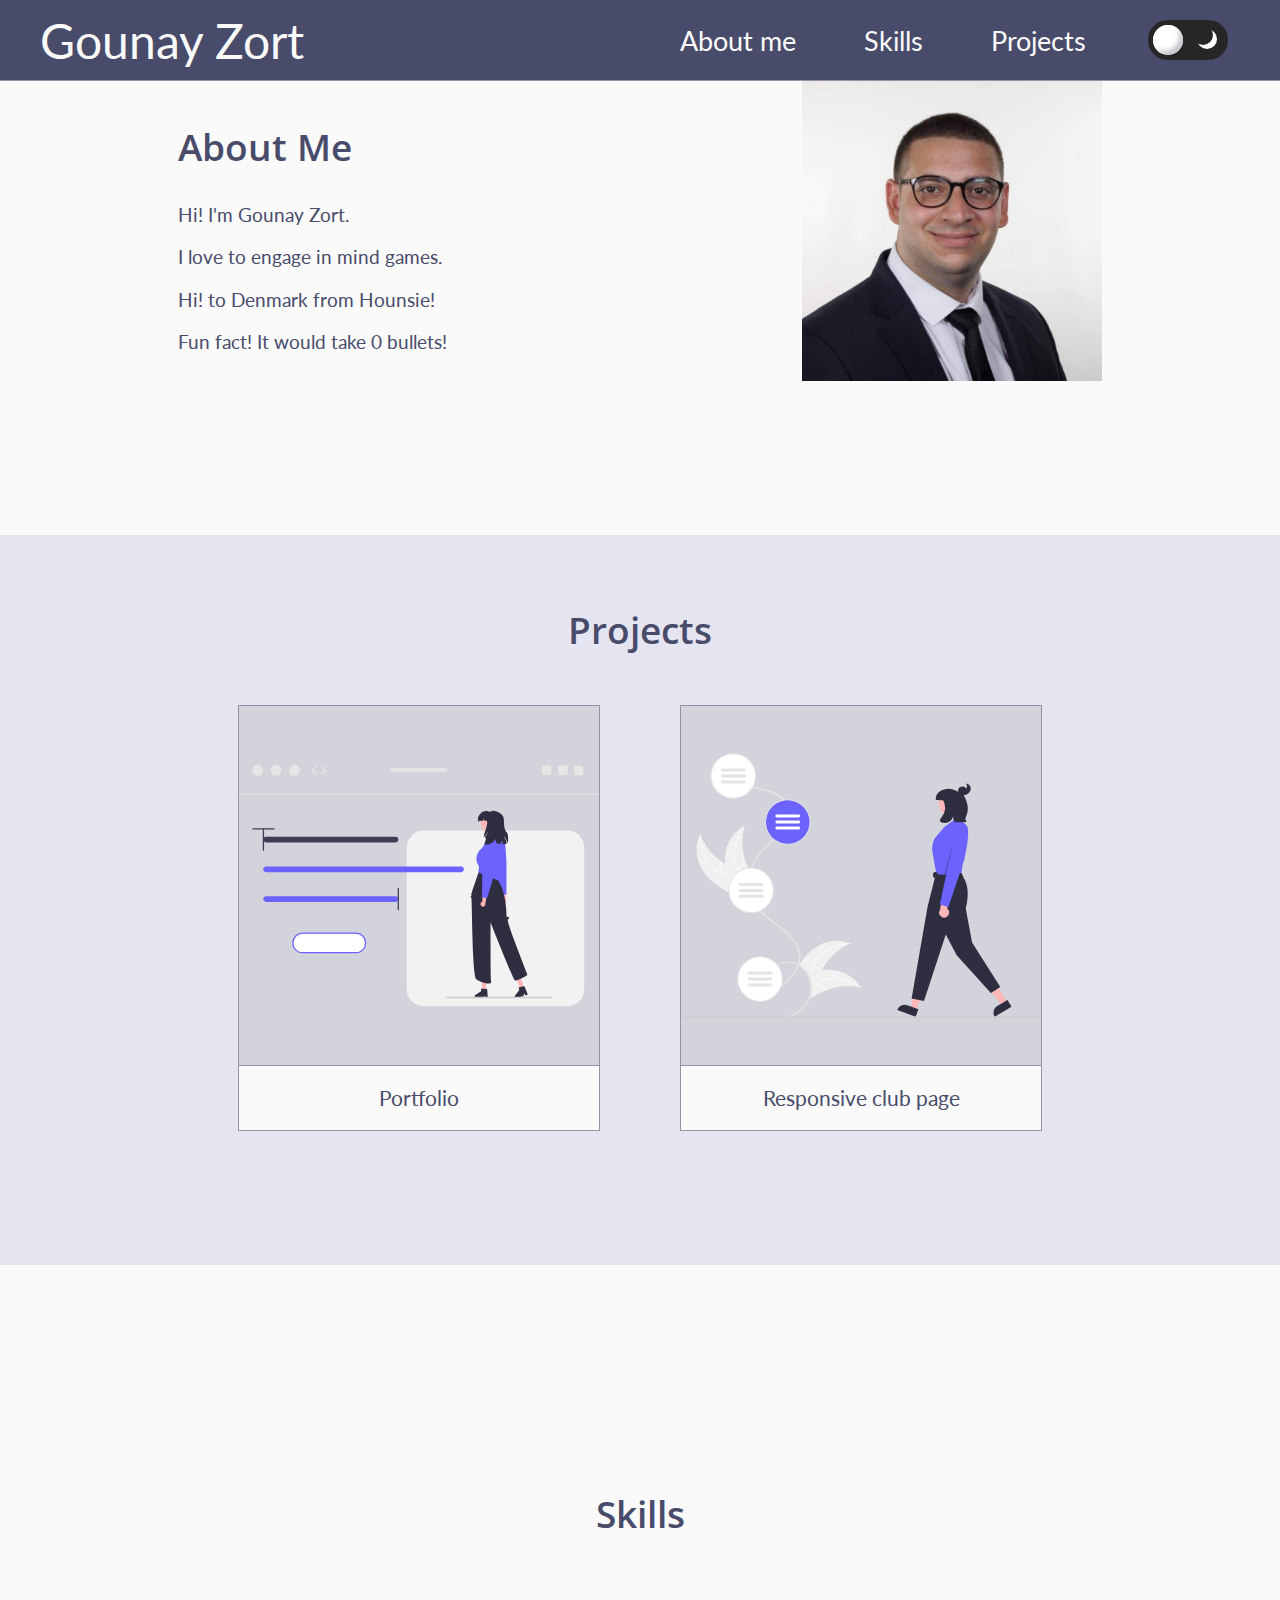
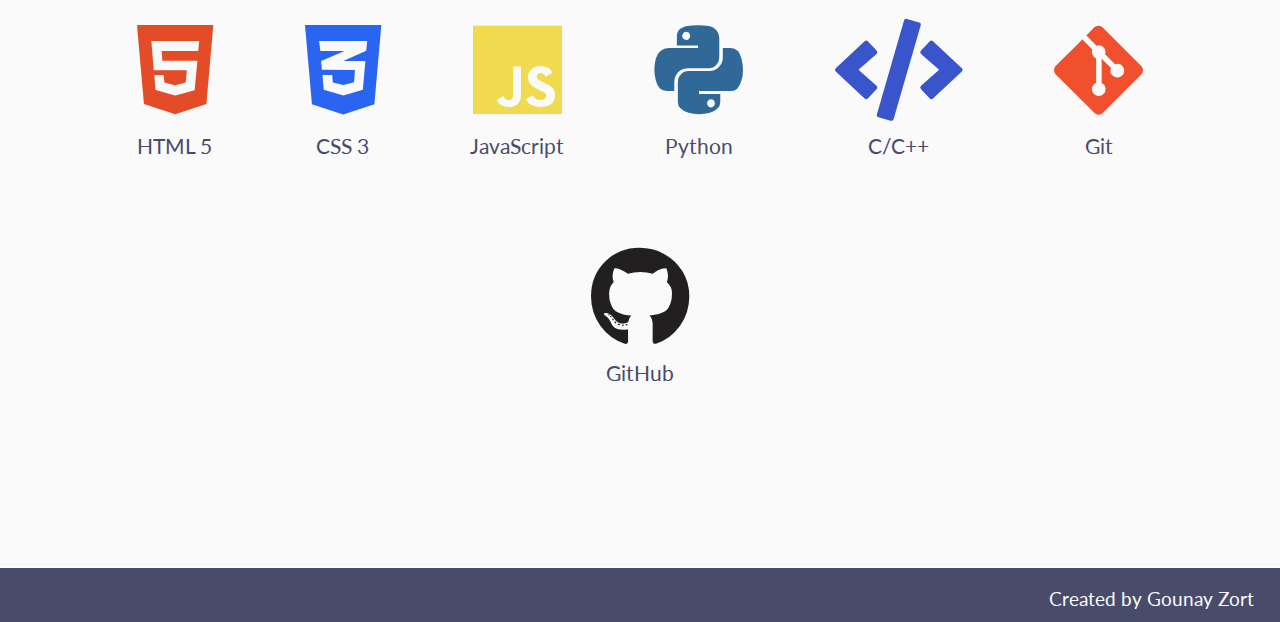
<file: index.html>
<html>
    <head>
        <meta charset="UTF-8">
        <meta http-equiv="X-UA-Compatible" content="IE=edge,chrome=1">
        <meta name="viewport" content="width=device-width,initial-scale=1">
        <!--Page title and styles-->
        <title>Gounay Zort</title>
        <link rel="shortcut icon" href="favicon.ico" type="image/vnd.microsoft.icon">
        <link rel="stylesheet" href="style.css" type="text/css">
        <link rel="stylesheet" href="all.min.css" type="text/css">
        <!--Fonts-->
        <link rel="preconnect" href="https://fonts.googleapis.com">
        <link rel="preconnect" href="https://fonts.gstatic.com" crossorigin>
        <link href="https://fonts.googleapis.com/css2?family=Lato&family=Open+Sans:wght@400;600;700&display=swap" rel="stylesheet">
    </head>

    <body>
        <!--Header and Navigation Links-->
        <header>
            <nav>
                <ul class="menu">
                    <li class="logo">Gounay Zort</li>
                    <li class="mode"><div class="switch">
                        <div class="flicker"></div>
                        <div class="moon"></div>
                    </div></li>
                    <li class="item"><a href="#about-me">About me</a></li>
                    <li class="item"><a href="#skills">Skills</a></li>
                    <li class="item"><a href="#projects">Projects</a></li>
                    <li class="toggle"><a href="#"><i class="fas fa-bars"></i></a></li>
                </ul>
            </nav>
        </header>
        <!--Content-->
        <main>
            <section id="about-me">
                <div class="about-me-container">
                    <div class="about-me-text-container">
                      <h2>About Me</h2>
                      <p>
                        Hi! I'm Gounay Zort.
                      </p>
                      <p>
                        I love to engage in mind games.
                      </p>
                      <p>
                        Hi! to Denmark from Hounsie!
                      </p>
                      <p>
                        Fun fact! It would take 
                        <span id="time-container">0</span> bullets!
                      </p>
                    </div>
                    <img
                      src="images/profile.png"
                      alt="My profile pic"
                      class="portrait"
                    />
                  </div>
            </section>
            <section id="#projects" class="projects">
                <div>
                    <h2>Projects</h2>
                </div>
                <div class="project-container">
                    <figure class="project-image">
                        <a href="#">
                            <img src="images/portfolio_website.svg" alt="my-portfolio" srcset="">
                            <figcaption>Portfolio</figcaption>
                        </a>
                    </figure>
                    <figure class="project-image">
                        <a href="#">
                            <img src="./images/mixed_messages.svg" alt="responsive-page" srcset="">
                            <figcaption>Responsive club page</figcaption>
                        </a>
                    </figure>
                </div>    
            </section>
            <section id="skills" class="programming-skills">
                <div>
                    <h2>Skills</h2>
                </div>
                <div class="skills-container">
                    <figure class="skills-images">
                        <i class="fab fa-html5"></i>
                        <figcaption>HTML 5</figcaption>
                    </figure>
                    <figure class="skills-images">
                        <i class="fab fa-css3-alt"></i>
                        <figcaption>CSS 3</figcaption>
                    </figure>
                    <figure class="skills-images">
                        <i class="fab fa-js"></i>
                        <figcaption>JavaScript</figcaption>
                    </figure>
                    <figure class="skills-images">
                        <i class="fab fa-python"></i>
                        <figcaption>Python</figcaption>
                    </figure>
                    <figure class="skills-images">
                        <i class="fas fa-code"></i>
                        <figcaption>C/C++</figcaption>
                    </figure>
                    <figure class="skills-images">
                        <i class="fab fa-git-alt"></i>
                        <figcaption>Git</figcaption>
                    </figure>
                    <figure class="skills-images">
                        <i class="fab fa-github"></i>
                        <figcaption>GitHub</figcaption>
                    </figure>
                </div>
        </main>
        <footer>
            <div>
                <p>Created by Gounay Zort</p>
            </div>
        </footer>
        <script src="script.js"></script>
    </body>
</html>
</file>
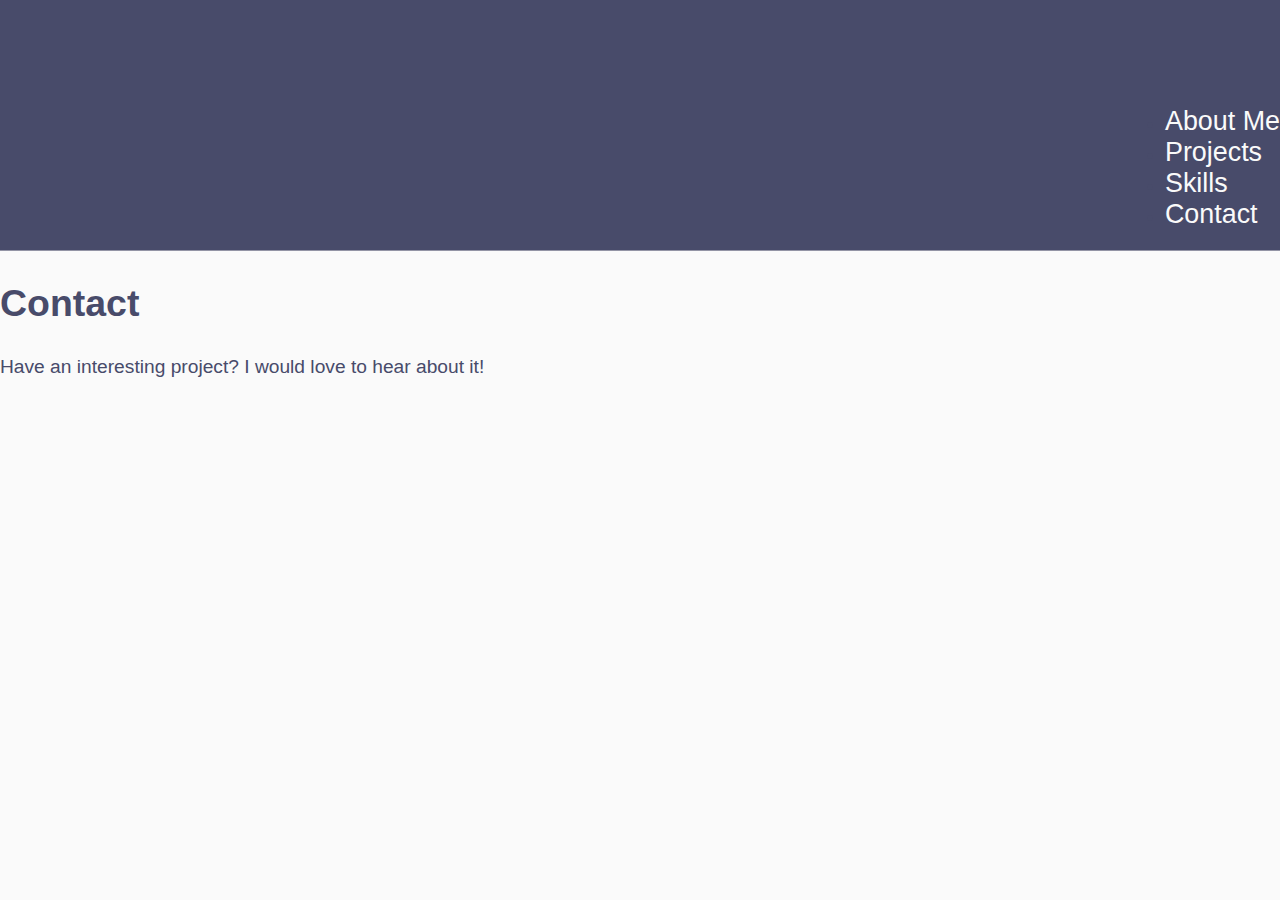
<file: contact.html>
<html>
    <head>
        <link rel="stylesheet" type="text/css" href="style.css">
    </head>
    <body>
        <header>
            <h1>Gounay Zort</h1>
            <nav>
                <ul>
                    <li><a href="#aboutme">About Me</a></li>
                    <li><a href="#projects">Projects</a></li>
                    <li><a href="#skills">Skills</a></li>
                    <li><a href="#contact">Contact</a></li>
                </ul>
            </nav>
        </header>
        <section id="#contact">
            <h2>Contact</h2>
            <p>Have an interesting project? I would love to hear about it!</p>
        </section>
    </body>
</html>
</file>
<file: style.css>
/* General */
* {
	box-sizing: border-box;
}


html, body {
    margin: 0 auto;
    font-family: 'Lato', sans-serif;;
}

html {
    font-size: 16px;
	scroll-behavior: smooth;
}

body {
    color: #484b6a;
    background-color: #fafafa;
    transition: 0.5s;
}

h1 {
    font-size: 2.1rem;
    font-weight: 700;
}

h2 {
    font-size: 1.6rem;
    font-weight: 600;
}

h3 {
    font-size: 1.1rem;
    font-weight: 600;
}

h1, h2, h3 {
    color: #484b6a;
    font-family: 'Open Sans', sans-serif;
}

.dark h1, .dark h2, .dark h3{
    color: #eeeeee;
}

@media screen and (min-width: 768px) {
    h1 {
        font-size: 2.5rem;
    }
    h2 {
        font-size: 1.95rem;
    }
    h3 {
        font-size: 1.40rem;
    }
}

@media screen and (min-width: 1024px) {
    html {
        font-size: 1.2rem;
    }
}

/* Header */
header {
    position: relative;
    top: 0;
    background-color: #484b6a;
    border-bottom: #9394a5 1px solid;
}

.dark header {
    background-color: #272727;
    border-bottom: #eeeeee 1px solid;
}

.dark header {
    background-color: #272727;
}


.logo {
    font-size: 2.5rem;
    color: #fafafa;
}

.dark .logo {
    color: #eeeeee;
}

nav {
  padding: 0 1.5rem;
}

nav a {
    color: #fafafa;
    text-decoration: none;
    font-size: 1.4rem;
    transition: color 500ms ease-in-out 50ms;
}

.dark nav  a {
    color: #eeeeee;
    transition: color 500ms ease-in-out 50ms;
}

nav a:hover,a:focus {
    color: #9394a5;
}

.dark nav a:hover, .dark a:focus {
    color: #5b5b85;
    
}

.fa-bars, .fa-times {
    font-size: 2rem;
    cursor: pointer;
    color:  #fafafa;
}

.dark .fa-bars, .dark .fa-times {
    color: #eeeeee;
}

.item {
  padding: 10px;
}

/* Mobile menu */
.menu {
    display: flex;
    flex-wrap: wrap;
    justify-content: space-between;
    align-items: center;
    list-style-type: none;
    margin: 0;
    padding: 0 1.2rem;
  }
  .menu li a {
    display: block;
    padding: 15px 5px;
  }
  
  .toggle {
    order: 1;
  }
  
  
  .item {
    order: 2;
    width: 100%;
    text-align: center;
    display: none;
  }
  .active .item {
    display: block;
  }

  @media screen and (min-width: 1024px) {
    nav {
        display: flex;
        justify-content: flex-end;
        padding: 0 0;
    }
    
    .menu {
        align-items: center;
        flex-wrap: nowrap;
        height: 80px;
    }
    .logo {
        order: 0;
        position: absolute;
        left: 40px;
    }
    .item {
        order: 1;
        position: relative;
        display: block;
        width: auto;
        padding: 0;
    }

    .item, .mode {
        padding: 0 1.5rem;
    }
    .toggle {
        display: none;
    }
    .mode {
        order: 2;
    }
}

/* Switch */

.switch {
    width: 80px;
    height: 40px;
    border-radius: 20px;
    background-color: rgb(39, 38, 38);
    position: relative;
    cursor: pointer;
 
}
.switch-light {
    background-color: rgb(255, 203, 89);
}

.flicker {
    width: 30px;
    height: 30px;
    border-radius: 50%;
    background-color: rgb(255, 255, 255);
    position: absolute;
    top: 5px;
    left: 5px;
    transition: 0.3s;
    box-shadow: 
        inset 4px 4px 4px rgb(255, 255, 255), 
        inset -4px -4px 4px rgb(195 193 198 / 90%);
}

.dark {
    background-color: #272727;
    transition: 0.5s;
}

.moon {
    width: 20px;
    height: 20px;
    border-radius: 10px;
    box-shadow: 4px 4px 0 0 rgb(255, 255, 255);
    position: absolute;
    top: 5px;
    left: 45px;
}

.dark .flicker {
    transform: translateX(40px);
}

.portrait {
    width: 300px;
    border-radius: var(--border-radius);
    flex-shrink: 0;
  }
  
  .about-me-container {
    display: flex;
    justify-content: space-around;
    align-items: center;
  }
  
  .about-me-text-container {
    margin-right: var(--spacing-3);
  }
  .dark .about-me-text-container {
    color: #eeeeee;
}

  /* Projects */

.projects {
    margin: 8rem 0;
    padding-top: 2rem;
    padding-bottom: 6rem;
    background-color: #e4e5f1;
}
.dark .projects {
    color: #eeeeee;
    background-color: #313131;
}

.projects h2 {
    text-align: center;
}

.project-container {
    display: flex;
    align-items: center;
    justify-content: center;
    flex-wrap: wrap;
    flex-direction: row;
}

.project-image {
    border: #9394a5 1px solid;
}


.dark .project-image {
    border: #aaaaff 1px solid;
}

.dark .project-image img {
    border-bottom: #aaaaff 1px solid;
}

.project-image img {
    width: 260px;
    height: 260px;
    background-color: #d2d3db;
    border-bottom: #9394a5 solid 1px;
    transition: all 300ms ease-in-out;
}

.project-image img:hover, .project-image img:focus {
    background-color: #484b6a;
}


.dark .project-image img {
    background-color: #5b5b85;
    border-bottom: #aaaaff solid 1px;
    transition: all 300ms ease-in-out;
}

.dark .project-image img:hover, .dark .project-image img:focus {
    background-color: #aaaaff;
}

.project-image figcaption {
    text-align: center;
    padding: 1rem 0;
    font-size: 1.1rem;
    background-color: #fafafa;
    transition: 300ms ease-in-out;
}

.project-image figcaption:hover, .project-image figcaption:focus {
    color: #d2d3db;
}

.dark .project-image figcaption {
    background-color: #313131;
    transition: 300ms ease-in-out;
}

.dark .project-image figcaption:hover, .dark .project-image figcaption:focus {
    color: #5b5b85;
}


.project-image a {
    text-decoration: none;
    color: #484b6a;
    background-color: #fafafa;
}

.dark .project-image a {
    color: #eeeeee;
    background-color: #313131;
}

.project-image:hover, .project-image:focus {
    text-decoration: none;
    color: #eeeeee;
}

@media screen and (min-width: 1024px) {
    .project-image img {
        width: 360px;
        height: 360px;
    }
}

 /* Skills */

 .programming-skills {
    display: flex;
    align-items: center;
    flex-direction: column;
    justify-content: center;
    margin: 5.5rem 0;
    padding: 2rem 0;

}

.dark .programming-skills {
    color: #eeeeee;
}

.skills-container {
    display: flex;
    align-items: center;
    justify-content: center;
    align-content: space-around;
    flex-direction: row;
    flex-wrap: wrap;
    /* width: 100%; */
}

.skills-images {
    margin: 2rem;
}

.skills-images i {
    font-size: 8rem;
    padding: 0.6rem 0.4rem;
    text-align: center;
}


.fa-html5 {
    color: #E34C26;
}

.fa-css3-alt {
   color: #2965f1;
}
.fa-js{
    color: #F0DB4F;
}

.fa-python{
    color:#306998;
}

.fa-code {
    color: #3a54cc;
}

.fa-git-alt {
    color: #F1502F;
}

.skills-images .fa-github {
    color: #211F1F;
}

.dark .skills-images .fa-github {
    color: #eeeeee;
}

.skills-images figcaption {
    font-size: 1.1rem;
    text-align: center;
}

@media screen and (min-width: 768px) {
    .skills-images i {
        font-size: 5.3rem;
    }
}


  /* Footer */

footer {
    text-align: center;
    border-top: #9394a5 1px solid;
    background-color: #484b6a;
    height:55px;
}

footer p {
    margin-right: 2%;
    color: #fafafa;
}

.dark footer p{
    color: #fff;}

    @media screen and (min-width: 1024px) {
        footer {
            text-align: right;
            border-top: white 1px solid;
        }
    }
</file>
